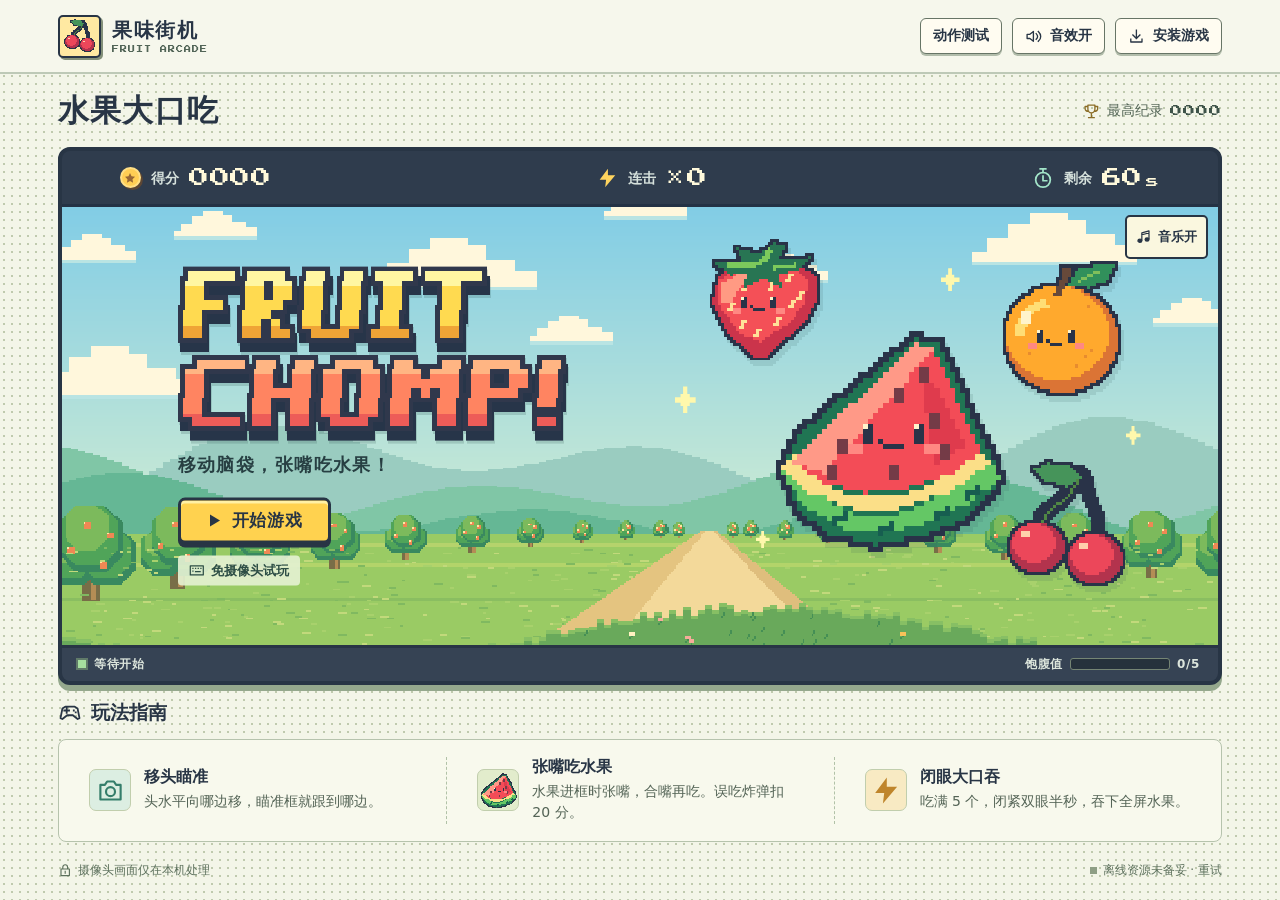
<file: index.html>
<!doctype html>
<html lang="zh-CN">
<head>
  <meta charset="utf-8"><meta name="viewport" content="width=device-width,initial-scale=1,viewport-fit=cover">
  <meta name="apple-mobile-web-app-title" content="水果大口吃"><meta name="mobile-web-app-capable" content="yes">
  <meta name="theme-color" content="#ecf2df"><meta name="description" content="张开嘴巴，吃掉迎面飞来的像素水果。可离线玩的摄像头体感街机。">
  <title>水果大口吃 · Fruit Chomp!</title>
  <link rel="manifest" href="./manifest.webmanifest"><link rel="icon" href="./assets/icon-192.png"><link rel="apple-touch-icon" href="./assets/icon-180.png">
  <link rel="stylesheet" href="./model-gate.css"><link rel="stylesheet" href="./game.css"><script type="module" src="./game.js"></script>
</head>
<body>
<svg class="defs" xmlns="http://www.w3.org/2000/svg" aria-hidden="true"><defs>
  <symbol id="pad" viewBox="0 0 24 24"><path d="M7 6h10l3 2 2 10-2 1-5-4H9l-5 4-2-1L4 8zM6 10h5m-2.5-2.5v5M16 10h.01m2 2h.01"/></symbol>
  <symbol id="volume" viewBox="0 0 24 24"><path d="M3 9h4l5-4v14l-5-4H3zM16 8q4 4 0 8m3-11q7 7 0 14"/></symbol>
  <symbol id="mute" viewBox="0 0 24 24"><path d="M3 9h4l5-4v14l-5-4H3zM16 9l6 6m0-6-6 6"/></symbol>
  <symbol id="music-note" viewBox="0 0 24 24"><path d="M9 17V6l11-3v12M9 9l11-3"/><ellipse cx="6" cy="18" rx="3" ry="2.5" fill="currentColor"/><ellipse cx="17" cy="16" rx="3" ry="2.5" fill="currentColor"/></symbol>
  <symbol id="music-off" viewBox="0 0 24 24"><path d="M9 17v-4m0-6V6l11-3v10M12 8l8-2M3 3l18 18"/><ellipse cx="6" cy="18" rx="3" ry="2.5" fill="currentColor"/></symbol>
  <symbol id="download" viewBox="0 0 24 24"><path d="M12 3v12m-5-5 5 5 5-5M4 16v4h16v-4"/></symbol>
  <symbol id="camera" viewBox="0 0 24 24"><path d="M3 7h4l2-3h6l2 3h4v13H3z"/><circle cx="12" cy="13" r="4"/></symbol>
  <symbol id="play" viewBox="0 0 24 24"><path d="M6 3v18l15-9z" fill="currentColor" stroke="none"/></symbol>
  <symbol id="keys" viewBox="0 0 24 24"><path d="M2 5h20v14H2zM6 9h.1m4 0h.1m4 0h.1m4 0h.1M6 13h.1m4 1h7"/></symbol>
  <symbol id="trophy" viewBox="0 0 24 24"><path d="M7 3h10v6a5 5 0 0 1-10 0zM7 5H3v3q0 4 5 4m9-7h4v3q0 4-5 4m-4 3v5m-4 1h8"/></symbol>
  <symbol id="timer" viewBox="0 0 24 24"><circle cx="12" cy="14" r="8"/><path d="M9 2h6m-3 1v3m0 4v5h4"/></symbol>
  <symbol id="bolt" viewBox="0 0 24 24"><path d="M13 2 4 14h7l-1 8L21 9h-8z" fill="currentColor" stroke="none"/></symbol>
  <symbol id="star" viewBox="0 0 24 24"><path d="m12 2 3.1 6.4 7 .9-5.1 5 1.2 7-6.2-3.4-6.2 3.4 1.2-7-5-5 7-.9z" fill="currentColor" stroke="none"/></symbol>
  <symbol id="pause" viewBox="0 0 24 24"><path d="M7 4v16m10-16v16" stroke-width="5"/></symbol>
  <symbol id="lock" viewBox="0 0 24 24"><path d="M5 10h14v11H5zM8 10V7a4 4 0 0 1 8 0v3m-4 4v3"/></symbol>
  <symbol id="cross" viewBox="0 0 24 24"><path d="m5 5 14 14m0-14L5 19"/></symbol>
</defs></svg>
<header class="top"><div class="wrap header-inner">
  <div class="brand"><span class="brand-sprite"><img src="./assets/cherry.png" alt=""></span><div><b>果味街机</b><small>FRUIT ARCADE</small></div></div>
  <nav aria-label="游戏工具"><a class="tool motion-link" href="./motion-test.html">动作测试</a><button id="sound" class="tool" aria-label="关闭音效" aria-pressed="true"><svg><use href="#volume"/></svg><span>音效开</span></button>
  <button id="install" class="tool"><svg><use href="#download"/></svg><span>安装游戏</span></button></nav>
</div></header>
<main class="wrap">
  <div class="page-heading"><h1>水果大口吃</h1><div class="best"><svg><use href="#trophy"/></svg>最高纪录 <b id="best">0000</b></div></div>
  <section class="cabinet" aria-label="游戏机">
    <div class="hud">
      <div class="metric"><span class="coin"><svg><use href="#star"/></svg></span><span class="meter-label">得分</span><strong id="score">0000</strong></div>
      <div class="metric"><svg class="gold"><use href="#bolt"/></svg><span class="meter-label">连击</span><strong id="combo">×0</strong></div>
      <div class="metric"><svg class="mint"><use href="#timer"/></svg><span class="meter-label">剩余</span><strong id="time"><b id="seconds">60</b><span>s</span></strong></div>
    </div>
    <div class="stage" id="stage" data-view="home">
      <div class="cover-art" aria-hidden="true"><i class="glint g1"></i><i class="glint g2"></i><i class="glint g3"></i><i class="glint g4"></i>
        <img class="float fruit-berry" src="./assets/berry.png" alt=""><img class="float fruit-orange" src="./assets/orange.png" alt=""><img class="float fruit-cherry" src="./assets/cherry.png" alt=""><img class="float fruit-melon" src="./assets/melon.png" alt="">
      </div>
      <div class="opening">
        <img class="title-art" src="./assets/title.png" alt="Fruit Chomp!">
        <p>移动脑袋，张嘴吃水果！</p>
        <div id="model-gate" class="model-gate" data-state="loading">
          <span role="status">准备识别模型…</span><progress max="100" aria-label="识别模型加载进度"></progress>
          <button type="button" hidden>重新加载</button>
        </div>
        <button class="primary" id="start" disabled><svg><use href="#play"/></svg>开始游戏</button>
        <button class="practice" id="practice" disabled><svg><use href="#keys"/></svg>免摄像头试玩</button>
      </div>
      <canvas id="world" aria-label="水果和炸弹飞行区"></canvas>
      <video id="video" muted playsinline autoplay aria-label="本机摄像头预览"></video>
      <div id="hint" role="status" hidden></div>
      <button id="music" type="button" aria-label="背景音乐" aria-pressed="true" title="关闭背景音乐"><svg aria-hidden="true"><use href="#music-note"/></svg><span>音乐开</span></button>
      <button id="pause-button" aria-label="暂停游戏" hidden><svg><use href="#pause"/></svg></button>
      <button id="feast-button" class="primary" hidden>大口吞</button>
      <div class="overlay" id="overlay" hidden><div class="overlay-panel"><img id="panel-fruit" src="./assets/berry.png" alt="">
        <h2 id="panel-title"></h2><p id="panel-text"></p><div id="panel-actions"></div></div></div>
    </div>
    <div class="strip"><span class="signal"><i></i><span id="status">等待开始</span></span><label class="satiety" id="satiety"><span>饱腹值</span><meter id="fullness" min="0" max="5" value="0" aria-label="饱腹值"></meter><span id="fullness-count">0/5</span></label></div>
  </section>
  <section class="guide" aria-labelledby="guide-title"><h2 id="guide-title"><svg><use href="#pad"/></svg>玩法指南</h2><div class="steps">
    <div class="step"><div class="step-picture cam-pic"><svg><use href="#camera"/></svg></div><div><h3>移头瞄准</h3><p>头水平向哪边移，瞄准框就跟到哪边。</p></div></div>
    <div class="step"><div class="step-picture"><img src="./assets/melon.png" alt=""></div><div><h3>张嘴吃水果</h3><p>水果进框时张嘴，合嘴再吃。误吃炸弹扣 20 分。</p></div></div>
    <div class="step"><div class="step-picture bolt-pic"><svg><use href="#bolt"/></svg></div><div><h3>闭眼大口吞</h3><p>吃满 5 个，闭紧双眼半秒，吞下全屏水果。</p></div></div>
  </div></section>
  <footer><button id="show-guide" type="button" aria-haspopup="dialog"><svg><use href="#pad"/></svg>玩法指南</button><span><svg><use href="#lock"/></svg>摄像头画面仅在本机处理</span><button id="offline">正在准备离线资源…</button></footer>
</main>
<dialog id="guide-dialog" aria-labelledby="guide-dialog-title">
  <form method="dialog"><button class="close" aria-label="关闭玩法指南"><svg><use href="#cross"/></svg></button></form>
  <h2 id="guide-dialog-title">玩法指南</h2><div id="guide-content"></div><small class="guide-privacy">摄像头画面仅在本机处理</small>
</dialog>
<dialog id="install-dialog" aria-labelledby="install-title"><form method="dialog"><button class="close" aria-label="关闭"><svg><use href="#cross"/></svg></button></form><h2 id="install-title">安装到设备</h2><ol class="install-steps"><li id="install-guide"></li><li>首次从新图标联网打开，等到「离线已就绪」即可断网游玩和测试动作。</li></ol><p id="cache-detail" role="status"></p><button id="install-action" class="primary" hidden>安装应用</button></dialog>
</body></html>
</file>
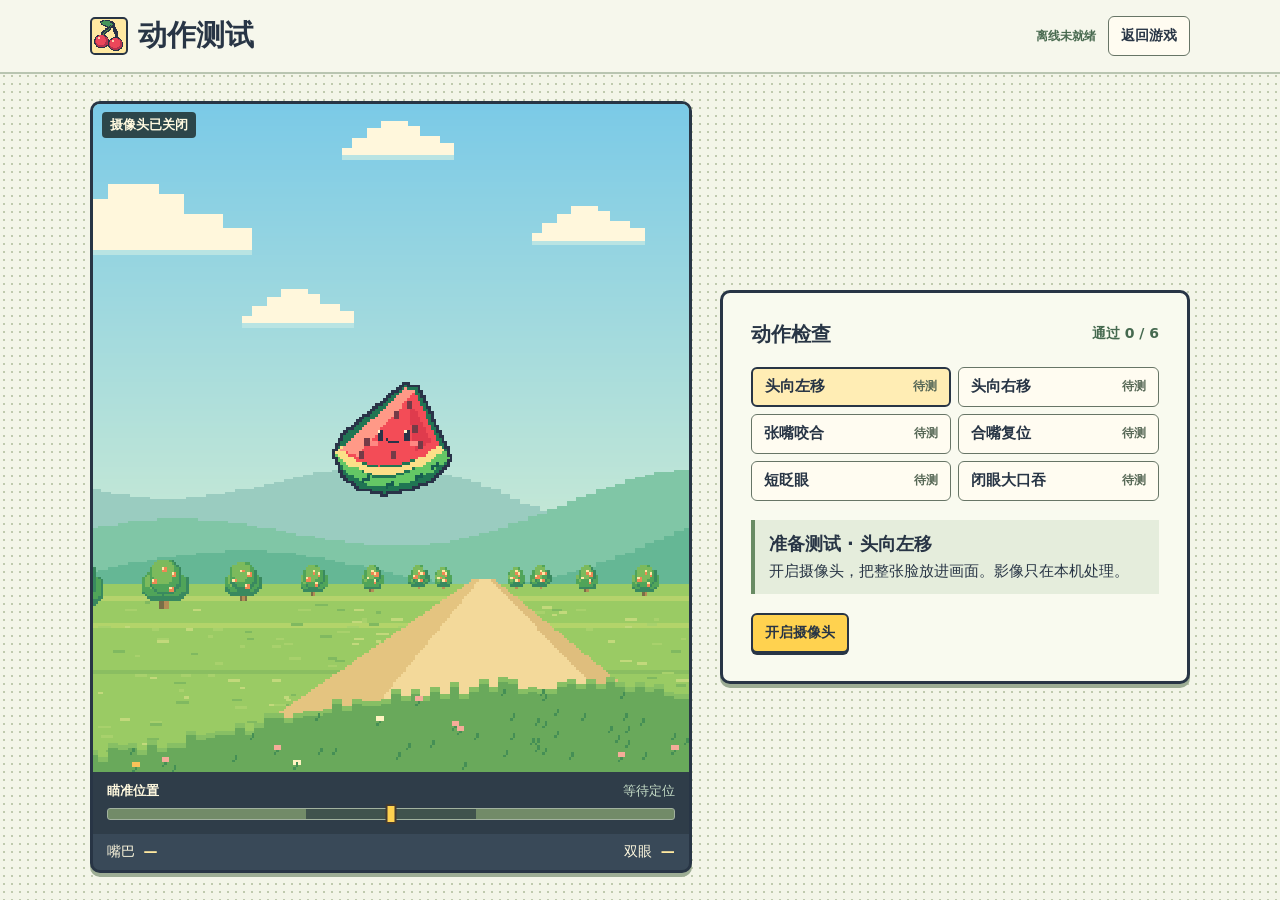
<file: motion-test.html>
<!doctype html>
<html lang="zh-CN">
<head>
  <meta charset="utf-8"><meta name="viewport" content="width=device-width,initial-scale=1,viewport-fit=cover">
  <meta name="theme-color" content="#ecf2df"><meta name="description" content="在你的摄像头上逐项检查水果大口吃的移头瞄准、张嘴咬合与闭眼大口吞。">
  <title>动作测试 · 水果大口吃</title><link rel="icon" href="./assets/icon-192.png"><link rel="manifest" href="./manifest.webmanifest">
  <link rel="stylesheet" href="./model-gate.css"><link rel="stylesheet" href="./motion-test.css"><script type="module" src="./motion-test.js"></script>
</head>
<body>
  <header><div class="shell top"><div class="identity"><img src="./assets/cherry.png" alt=""><h1>动作测试</h1></div><nav><a class="cache-link" id="cache-link" href="./#install">准备离线…</a><a href="./">返回游戏</a></nav></div></header>
  <main class="shell">
    <section class="monitor" aria-label="实时识别">
      <div class="screen" id="screen">
        <video id="preview" autoplay muted playsinline aria-label="镜像摄像头预览"></video>
        <div class="standby"><img src="./assets/melon.png" alt=""></div>
        <button id="recenter" hidden>重新居中</button><span id="last-event" hidden></span>
        <span class="tracking" id="tracking" role="status">摄像头已关闭</span>
      </div>
      <div class="aim-panel"><div class="aim-label"><b>瞄准位置</b><span id="position">等待定位</span></div>
        <div class="rail" role="img" aria-label="瞄准框的实时水平位置"><i class="center-line"></i><i id="cursor"></i></div>
      </div>
      <div class="readings"><span>嘴巴 <b id="mouth">—</b></span><span>双眼 <b id="eyes">—</b></span></div>
    </section>
    <section class="checks" aria-labelledby="check-title">
      <div class="section-head"><h2 id="check-title">动作检查</h2><span id="progress">通过 0 / 6</span></div>
      <div class="choices" id="choices" role="group" aria-label="选择或重测动作"></div>
      <select id="compact-choice" aria-label="选择要测试的动作"></select>
      <div class="prompt" aria-live="polite" aria-atomic="true"><h3 id="instruction-title">准备测试</h3><p id="instruction">开启摄像头，把整张脸放进画面。影像只在本机处理。</p></div>
      <div class="actions">
        <div id="model-gate" class="model-gate" data-state="loading">
          <span role="status">准备识别模型…</span><progress max="100" aria-label="识别模型加载进度"></progress>
          <button type="button" hidden>重新加载</button>
        </div>
        <button id="camera" class="primary" disabled>开启摄像头</button>
        <button id="next" class="primary" hidden>下一项</button>
        <button id="retry" hidden>重测本项</button>
      </div>
    </section>
  </main>
</body>
</html>
</file>
<file: model-gate.css>
.model-gate{
  box-sizing:border-box;display:grid;grid-template-columns:minmax(0,1fr) auto;align-items:center;gap:5px 8px;
  width:min(270px,76vw);padding:8px 11px;border:2px solid #314639;border-radius:6px;
  background:#f6f8e9;color:#293c37;font-size:14px;font-weight:700;line-height:1.35;
}
.model-gate[hidden],.model-gate [hidden]{display:none!important}
.model-gate [role=status]{grid-area:1/1/2/-1}
.model-gate progress{grid-area:2/1/3/-1;width:100%;height:8px;accent-color:#477c55}
.model-gate[data-state=error]{color:#813729;border-color:#a45842;background:#fff2e4}
.model-gate[data-state=error] [role=status]{grid-column:1}
.model-gate button{grid-area:1/2;border:1px solid currentColor;border-radius:4px;padding:4px 9px;min-height:34px;background:#fff9e5;color:inherit;font:inherit;cursor:pointer}
#model-gate:not([hidden])~#start,#model-gate:not([hidden])~#practice,#model-gate:not([hidden])~#camera{display:none}
.opening .model-gate{grid-column:1/-1}
.actions .model-gate{width:100%}
@media(pointer:coarse){.model-gate button{min-height:44px}}
@media(max-height:400px){.model-gate{padding:4px 7px;font-size:13px;gap:2px 6px}}
</file>
<file: game.css>
@font-face{font-family:Arcade;src:url("./assets/press-start.ttf") format("truetype");font-display:swap}
:root{color-scheme:light;--ink:#283545;--paper:#f3f5e8;--mint:#dce9d2;--rim:#354254;--accent:#ffd24f;--pixel:Arcade,monospace;font-family:"PingFang SC","Microsoft YaHei",system-ui,sans-serif;color:var(--ink);background:var(--paper)}
*{box-sizing:border-box}
html{overscroll-behavior:none}
body{margin:0;height:100vh;height:100dvh;display:grid;grid-template-rows:auto minmax(0,1fr);background-image:radial-gradient(#bdc8ac 0.7px,transparent 0.9px);background-size:8px 8px}
button{font:inherit;color:inherit;cursor:pointer;touch-action:manipulation}
button:focus-visible{outline:3px solid #a33a37;outline-offset:3px}
button:disabled{cursor:progress}
button:active:not(:disabled){translate:0 2px}
button,dialog{border-color:var(--ink)}
svg{width:1.2em;height:1.2em;fill:none;stroke:currentColor;stroke-width:1.9;stroke-linecap:square;stroke-linejoin:round;flex:none}
.defs{position:absolute;width:0;height:0;overflow:hidden}
[hidden]{display:none!important}
.wrap{max-width:1164px;width:calc(100% - clamp(32px,9vw,140px));margin-inline:auto}
main.wrap{display:grid;min-height:0;grid-template-rows:auto minmax(0,1fr) auto auto;row-gap:clamp(8px,1.65vh,20px);padding-block:clamp(8px,1.8vh,22px)}
.top{background:#f6f7ec;border-bottom:2px solid #bec9b7}
.header-inner{min-height:clamp(48px,8vh,77px);display:flex;align-items:center;justify-content:space-between}
.brand,.brand-sprite,nav,.tool,.best,.metric,.primary,.practice,.strip,.signal,.stage-name,.guide h2,.step,footer span,footer button{display:flex;align-items:center}
.brand{gap:11px}
.brand-sprite{width:43px;height:43px;justify-content:center;background:#ffe9a2;border:2px solid var(--ink);box-shadow:2px 2px 0 #839079;border-radius:5px}
.brand-sprite img{width:36px}
img,.stage{image-rendering:pixelated}
.brand b{display:block;font-size:20px;letter-spacing:.08em;font-weight:900;line-height:1.14}
.brand small{display:block;font:7px var(--pixel);letter-spacing:1px;margin-top:5px;color:#526557}
nav{gap:10px}
.tool,.close{background:#fffcf1;border:1.5px solid #677566;box-shadow:0 2px 0 #b2bdab;border-radius:6px;font-size:14px;font-weight:700;gap:8px;padding:8px 12px;min-height:36px}
.tool:hover,.close:hover{background:#e5ecd8}
.page-heading{display:flex;align-items:center;justify-content:space-between;gap:14px}
h1,h2,h3,p{margin:0}h1{font-size:clamp(23px,2.4vw,34px);letter-spacing:.04em;font-weight:950}
.best{font-size:14px;gap:7px;color:#536556}.best svg{color:#8b6d27}.best b{font:12px var(--pixel);color:#3e5349;letter-spacing:1px}
.cabinet{min-height:0;display:grid;grid-template-rows:auto minmax(0,1fr) auto;border:4px solid var(--ink);border-radius:12px;overflow:hidden;background:var(--ink);box-shadow:0 6px 0 #95a88d}
.hud{display:flex;color:#fff9db;background:#2f3c4d;padding:13px 5%;border-bottom:3px solid #243245;min-height:56px;align-items:center;justify-content:space-between}
.metric{gap:10px;line-height:1}
.metric>svg{width:22px;height:22px}
.coin{display:inline-grid;width:21px;height:21px;place-items:center;border-radius:50%;background:#ffce54;color:#976735;border:2px solid #ffdf86;box-shadow:2px 2px #5c4634}.coin svg{width:12px;height:12px}
.gold{color:#ffd45e}.mint{color:#a3e5c9}
.meter-label{font-size:14px;font-weight:650;color:#d6e1dc}
.metric strong{font:clamp(14px,1.6vw,20px) var(--pixel);letter-spacing:.04em}.metric strong span{font-size:.65em;margin-left:.24em}
.stage{isolation:isolate;position:relative;width:100%;min-height:0;container-type:size;overflow:hidden;background:#9edce1 url("./assets/orchard.png") center center/cover no-repeat}
.opening{position:absolute;z-index:2;left:10%;top:50%;transform:translateY(-50%);display:flex;align-items:flex-start;flex-direction:column}
.title-art{object-fit:contain;object-position:left center;max-height:40cqh;width:clamp(234px,30.5vw,396px);max-width:100%;filter:drop-shadow(1px 3px 0 #2b514b30)}
.opening p{margin:12px 0 21px;font-size:clamp(16px,1.4vw,20px);font-weight:800;color:#273f42;letter-spacing:.08em}
.primary{justify-content:center;gap:10px;background:var(--accent);border:3px solid var(--ink);min-height:46px;padding:8px 25px;box-shadow:0 4px 0 var(--ink),inset 0 3px 0 #fff1a4;border-radius:7px;font-weight:900;font-size:17px;letter-spacing:.05em}
.primary:hover{background:#ffe172}.primary svg{width:16px;height:16px}
.practice{gap:7px;justify-content:center;border:0;background:#e5f2d2e8;border-radius:4px;margin-top:12px;padding:6px 11px;font-size:13px;font-weight:750;color:#2d4e45}.practice:hover{background:#f5fadd}
.cover-art{position:absolute;inset:0;pointer-events:none}
.float{position:absolute;object-fit:contain;max-height:56cqh;filter:drop-shadow(3px 6px 0 #315d5922);animation:drift 4s ease-in-out infinite alternate}
.fruit-melon{left:60%;top:25%;width:23%;--turn:-10deg;z-index:2}
.fruit-berry{left:55%;top:6%;width:12%;--turn:-16deg;animation-delay:-2.4s}
.fruit-orange{left:80%;top:11%;width:13%;--turn:13deg;animation-delay:-1.2s}
.fruit-cherry{left:81%;top:57%;width:12%;--turn:9deg;animation-delay:-3s}
@keyframes drift{from{transform:translateY(0) rotate(var(--turn))}to{transform:translateY(-6px) rotate(var(--turn))}}
.glint{position:absolute;background:#fff8ac;clip-path:polygon(40% 0,60% 0,60% 28%,72% 28%,72% 40%,100% 40%,100% 60%,72% 60%,72% 72%,60% 72%,60% 100%,40% 100%,40% 72%,28% 72%,28% 60%,0 60%,0 40%,28% 40%,28% 28%,40% 28%);animation:twinkle 2.8s ease-in-out infinite alternate}
.g1{left:53%;top:41%;width:21px;height:27px}.g2{left:76%;top:14%;width:19px;height:23px}.g3{left:92%;top:50%;width:15px;height:19px}.g4{left:60%;top:74%;width:14px;height:17px}
@keyframes twinkle{to{opacity:.6}}
.strip{border-top:3px solid var(--ink);background:#364354;color:#dce5dc;padding:8px 16px;justify-content:space-between;font-size:12px;font-weight:650;letter-spacing:.05em;min-height:32px}
.signal,.stage-name{gap:8px}.signal>i{height:8px;width:8px;background:#a6df9f;box-shadow:0 0 0 2px #607a69}
.leaf{width:12px;height:9px;background:#9bc77e;border-radius:9px 0 8px 0;transform:rotate(-12deg)}
.guide{min-width:0}.guide h2{font-size:19px;gap:9px;font-weight:850}.guide h2 svg{width:24px}
.steps{display:grid;grid-template-columns:repeat(3,minmax(0,1fr));margin-top:13px;padding:17px 0;background:#f8f9ed;border:1.5px solid #b6c3ad;border-radius:8px}
.step{gap:13px;padding:0 clamp(9px,2.4vw,30px)}.step+.step{border-left:1px dashed #b1c2a7}
.step-picture{width:42px;height:42px;flex:none;background:#e2eccc;border:1px solid #c1cead;border-radius:7px;display:grid;place-items:center}
.step-picture img{width:39px}.cam-pic{background:#dceee2}.cam-pic svg{width:27px;height:27px;color:#357e6b}.bolt-pic{background:#f8eac3}.bolt-pic svg{width:31px;height:31px;color:#bf852b}
.step h3{font-size:16px;margin-bottom:3px}.step p{font-size:14px;color:#546456;line-height:1.55}
footer{display:flex;align-items:center;justify-content:space-between;gap:10px;color:#5c705c;font-size:12px}
footer span,footer button{gap:6px}footer button{border:0;background:transparent;padding:5px 0;font-size:12px;color:inherit}#offline:before{content:"";width:7px;height:7px;background:#8e9e85}#offline.ready:before{background:#4e8657}
#world{position:absolute;inset:0;width:100%;height:100%;touch-action:manipulation}
.stage[data-view=home] #world,.stage:not([data-view=home]) .opening,.stage:not([data-view=home]) .cover-art{display:none}
#video{position:absolute;width:clamp(70px,12%,132px);aspect-ratio:4/3;object-fit:cover;bottom:12px;left:12px;transform:scaleX(-1);border:2px solid #fbf3cf;border-radius:6px;box-shadow:0 0 0 2px var(--ink);pointer-events:none;visibility:hidden}
.stage.show-video #video{visibility:visible;max-height:16%;max-width:22%}
#hint{position:absolute;top:12px;left:50%;transform:translateX(-50%);padding:7px 12px;border-radius:5px;background:#273849e8;color:#fff4ce;font-weight:700;font-size:14px;white-space:nowrap;pointer-events:none}
#pause-button{position:absolute;top:12px;right:12px;display:grid;place-items:center;background:#faf7df;border:2px solid var(--ink);border-radius:4px;width:38px;height:38px}
.overlay{position:absolute;inset:0;z-index:4;display:grid;place-items:center;background:#34483e45;padding:10px}
.overlay-panel,dialog{background:#fff8dc;border:3px solid var(--ink);border-radius:10px;box-shadow:4px 5px 0 #293747}
.overlay-panel{text-align:center;padding:18px 24px;max-width:min(380px,95%)}.overlay-panel>img{width:52px;height:52px}.overlay-panel h2,dialog h2{font-size:24px;letter-spacing:.04em}.overlay-panel p,dialog p{font-size:15px;line-height:1.7;margin:9px 0 13px;white-space:pre-line}
#panel-actions{display:flex;flex-wrap:wrap;justify-content:center;align-items:center;gap:12px}#panel-actions .primary{font-size:15px;padding:6px 16px;min-height:39px}#panel-actions .practice{margin:4px 0 0}
.guide-privacy{display:none}
#show-guide{display:none;border:1px solid #9ba995;padding:5px 11px;border-radius:5px;background:#f8f9ed;color:var(--ink);font-weight:700}
dialog{max-width:min(390px,calc(100% - 24px - env(safe-area-inset-left) - env(safe-area-inset-right)));max-height:calc(100dvh - 16px - env(safe-area-inset-top) - env(safe-area-inset-bottom));padding:clamp(12px,3vh,26px);margin:auto;color:var(--ink)}dialog::backdrop{background:#24394266}
.close{float:right;display:grid;place-items:center;padding:4px;min-height:28px}.close svg{width:16px}
@media(max-width:820px){.step{gap:8px}.step-picture{width:34px;height:34px}.step-picture img{width:33px}.steps{padding:13px 0}.opening{left:7%}}
@media(max-width:620px){
.wrap{width:calc(100% - 28px)}.header-inner{min-height:62px}.brand-sprite{width:36px;height:36px}.brand-sprite img{width:31px}.brand b{font-size:17px}.brand small{font-size:6px}.brand{gap:8px}
nav{gap:7px}.tool{font-size:13px;gap:5px;padding:6px 8px}.best{font-size:12px;gap:5px}.best b{font-size:10px}
.cabinet{border-width:3px;border-radius:8px}.hud{padding:11px 9px;min-height:43px}.metric{gap:5px}.metric>svg,.coin{width:16px;height:16px}.meter-label{font-size:12px}.metric strong{font-size:12px}
.stage{background-position:55% center}
.opening{left:6%}.title-art{width:clamp(172px,51vw,250px)}.opening p{font-size:14px;margin:15px 0 16px;letter-spacing:.01em}
.primary{font-size:16px;min-height:42px;padding:7px 18px}.practice{font-size:12px;margin-top:11px}
.fruit-melon{left:60%;top:30%;width:39%}.fruit-berry{left:58%;top:8%;width:21%}.fruit-orange{left:83%;top:12%;width:16%}.fruit-cherry{left:76%;top:65%;width:22%}
.g1{left:50%;top:12%;width:12px;height:16px}.g2{left:90%;top:36%;width:10px;height:14px}.g3{left:60%;top:66%;width:12px;height:16px}.g4{display:none}
.strip{min-height:27px;padding:6px 10px;font-size:11px}.guide h2{font-size:17px}.steps{margin-top:9px;grid-template-columns:1fr;padding:0 13px}.step{padding:9px 0;gap:11px}.step+.step{border:0;border-top:1px dashed #c3cdb9}.step h3{font-size:14px;margin-bottom:1px}.step p{font-size:13px}footer{font-size:11px}footer button{font-size:11px}#hint{max-width:75%;white-space:normal;text-align:center}
}
@media(max-width:355px){#sound span{display:none}.step-picture{width:30px;height:30px}.best b{font-size:9px}.hud{padding-inline:5px}.metric{gap:3px}}
@media(prefers-reduced-motion:reduce){*,*:before,*:after{animation:none!important;scroll-behavior:auto!important;transition:none!important}}

#seconds{font-weight:inherit}
body{padding-bottom:env(safe-area-inset-bottom);padding-left:env(safe-area-inset-left);padding-right:env(safe-area-inset-right)}
.top{padding-top:env(safe-area-inset-top)}
@media(pointer:coarse),(max-width:620px){
  .tool,.practice,.close,#pause-button,#panel-actions button{min-height:44px;min-width:44px}
  header nav,.brand{flex-shrink:0}
  #show-guide,#offline{min-height:44px}
}
/* A dedicated play screen also fits desktop windows and tablets with a trackpad. */
.game-focus{grid-template-rows:minmax(0,1fr);padding:env(safe-area-inset-top) env(safe-area-inset-right) env(safe-area-inset-bottom) env(safe-area-inset-left);background:var(--ink)}
.game-focus .top,.game-focus .page-heading,.game-focus .guide,.game-focus footer{display:none}
.game-focus main{width:100%;max-width:none;grid-template-rows:minmax(0,1fr);padding:0}
.game-focus .cabinet{border:0;border-radius:0;box-shadow:none}
.game-focus .hud{min-height:44px;padding-inline:clamp(12px,4%,54px)}
.game-focus #video{width:clamp(96px,18vmin,160px)}
.game-focus #hint{max-width:calc(100% - 132px);text-align:center;white-space:normal}
.game-focus .strip{padding-inline:14px}
/* Keep the instructions available while reserving room for the start controls. */
@media (max-height:690px), (max-width:620px) and (max-height:820px){
  .guide{display:none}
  body:not(.game-focus) main.wrap{grid-template-rows:auto minmax(0,1fr) auto}
  #show-guide{display:inline-flex}
  footer{min-height:34px}
}
@media (max-height:480px){
  .header-inner{min-height:46px}
  main.wrap{padding-block:4px;row-gap:5px}
  .page-heading h1{font-size:20px}
  body:not(.game-focus) .cabinet{grid-template-rows:minmax(0,1fr)}
  body:not(.game-focus) .hud,body:not(.game-focus) .strip{display:none}
  .game-focus .hud{min-height:36px;padding-block:7px}
  .game-focus .strip{min-height:24px;padding-block:4px}
  dialog{max-width:min(600px,calc(100% - 32px - env(safe-area-inset-left) - env(safe-area-inset-right)));padding:12px 16px}
  dialog p{font-size:14px;line-height:1.4;margin:6px 0}
  dialog h2{font-size:20px}
}
@media (max-width:620px) and (max-height:820px){
  footer>span{display:none}
  .guide-privacy{display:block;margin-top:6px;font-size:12px}
}
@media (max-height:310px){
  body:not(.game-focus) main.wrap{grid-template-columns:minmax(0,1fr) auto;grid-template-rows:minmax(0,1fr) auto;column-gap:10px}
  .page-heading{grid-row:2;grid-column:1}
  .page-heading h1{position:absolute;width:1px;height:1px;overflow:hidden;clip-path:inset(50%)}
  .cabinet{grid-column:1/-1;grid-row:1}
  footer{grid-row:2;grid-column:2}
  footer>span{display:none}
  dialog{padding:7px 12px}
  dialog p{margin:4px 0}
}
#guide-dialog .steps{grid-template-columns:1fr;padding:0 12px;margin-top:10px}
#guide-dialog .step{padding:6px 0}
#guide-dialog .step+.step{border:0;border-top:1px dashed #b1c2a7}
#guide-dialog .step p{margin:0;line-height:1.4}
@media (min-width:400px) and (max-height:440px){
  #guide-dialog{width:min(600px,calc(100% - 32px - env(safe-area-inset-left) - env(safe-area-inset-right)))}
  #guide-dialog .steps{grid-template-columns:repeat(3,minmax(0,1fr));padding:10px 0}
  #guide-dialog .step{display:block;padding:0 10px}
  #guide-dialog .step+.step{border:0;border-left:1px dashed #b1c2a7}
  #guide-dialog .step-picture{display:none}
}
@media (max-width:399px) and (max-height:320px){
  #guide-dialog .step-picture{display:none}
  #guide-dialog .step{display:block;padding:3px 0}
  #guide-dialog .step h3,#guide-dialog .step p{display:inline}
  #guide-dialog .step h3{margin-right:6px}
}
@container (max-height:360px){
  .overlay-panel>img{display:none}
}
@container (max-height:260px){
  .opening{display:grid;grid-template-columns:max-content max-content;align-items:center;column-gap:10px;left:5%}
  .opening .title-art,.opening p{grid-column:1/-1}
  .opening .title-art{width:auto;height:min(29cqh,75px);max-width:100%}
  .opening p{margin:4px 0 8px;font-size:14px}
  .opening .primary,.opening .practice{min-height:44px;margin:0;padding:6px 10px}
  .overlay-panel{max-width:min(550px,98%);padding:8px 14px}
  .overlay-panel h2{font-size:19px}
  .overlay-panel p{margin:6px 0;font-size:14px;line-height:1.4}
}
@container (max-height:180px){
  .overlay{padding:4px}
  .overlay-panel{width:min(600px,100%);max-width:100%;padding:4px 8px;box-shadow:2px 2px 0 var(--ink)}
  .overlay-panel p{margin:4px 0}
  #panel-actions{gap:6px}
  #panel-actions .practice{margin:0}
}
@container (max-height:125px){
  .opening p{display:none}
  .opening .title-art{height:min(30cqh,40px);margin-bottom:6px}
}

.satiety{display:inline-flex;align-items:center;gap:7px;font-weight:700}
.satiety meter{width:clamp(52px,8vw,100px);height:12px;border:1px solid #758574;border-radius:3px;background:#26323c;appearance:none}
.satiety meter::-webkit-meter-bar{height:100%;background:#26323c;border:0;border-radius:2px}
.satiety meter::-webkit-meter-optimum-value{background:#a5d98b}
.satiety meter::-moz-meter-bar{background:#a5d98b}
.satiety.charged{color:#ffde78}
.satiety.charged meter::-webkit-meter-optimum-value{background:#ffcf4d}
.satiety.charged meter::-moz-meter-bar{background:#ffcf4d}
#fullness-count{min-width:3ch;font-variant-numeric:tabular-nums}
#feast-button{position:absolute;bottom:14px;right:14px;min-height:44px;font-size:15px;padding:7px 18px}

.motion-link{color:var(--ink);text-decoration:none}
.motion-link:focus-visible{outline:3px solid #a33a37;outline-offset:3px}
@media(max-width:400px){
  .header-inner .tool{padding-inline:7px}
  #sound span,#install span{position:absolute;width:1px;height:1px;overflow:hidden;clip-path:inset(50%)}
  #sound,#install{justify-content:center}
}

.install-steps{padding-left:1.4em;margin:10px 0;font-size:15px;line-height:1.5}
.install-steps li+li{margin-top:5px}
@media(max-height:440px){.install-steps{font-size:14px;line-height:1.3;margin:5px 0}.install-steps li+li{margin-top:3px}}

#music{position:absolute;top:12px;left:12px;display:none;align-items:center;justify-content:center;gap:6px;min-width:44px;min-height:44px;padding:5px 9px;border:2px solid var(--ink);border-radius:5px;background:#faf7df;color:var(--ink);font-weight:700;font-size:13px}
#music[aria-pressed=false]{background:#e1e7dd;color:#4d5c50}
.stage[data-view=home] #music,.stage[data-view=playing] #music,.stage[data-view=align] #music{display:flex}
.stage[data-view=home] #music{left:auto;right:10px;top:8px}
@media(max-width:620px){
  .stage:not([data-view=home]) #music span{display:none}
  #music{padding:5px}
}
</file>
<file: motion-test.css>
:root{color-scheme:light;--ink:#283545;--cream:#fff9df;--leaf:#397457;--yellow:#ffd24f;font-family:"PingFang SC","Microsoft YaHei",system-ui,sans-serif;color:var(--ink);background:#f3f5e8}
*{box-sizing:border-box}
html{overscroll-behavior:none}
body{margin:0;height:100vh;height:100dvh;display:grid;grid-template-rows:auto minmax(0,1fr);padding:env(safe-area-inset-top) env(safe-area-inset-right) env(safe-area-inset-bottom) env(safe-area-inset-left);background-image:radial-gradient(#bdc8ac .7px,transparent .9px);background-size:8px 8px}
[hidden]{display:none!important}h1,h2,h3,p{margin:0}button,a,select{font:inherit;color:inherit;touch-action:manipulation}
button,a,select{background:#fffcf1;border:1.5px solid #677566;border-radius:6px;font-weight:700}
a,button{padding:7px 12px;min-height:40px;cursor:pointer}a{text-decoration:none;display:inline-flex;align-items:center}
button:hover,a:hover{background:#e5ecd8}button:focus-visible,a:focus-visible,select:focus-visible{outline:3px solid #91402f;outline-offset:2px}
.shell{width:min(1100px,calc(100% - clamp(20px,6vw,84px)));margin-inline:auto}
header{border-bottom:2px solid #b9c5b1;background:#f6f7ec}
.top,.identity,.section-head,.aim-label,.readings,.actions{display:flex;align-items:center}
.top,.section-head,.aim-label,.readings{justify-content:space-between}
.top{min-height:clamp(46px,8vh,76px)}
.identity{gap:10px}.identity img{width:38px;background:#ffe9a2;border:2px solid var(--ink);border-radius:5px;image-rendering:pixelated}
h1{font-size:clamp(20px,3.2vw,29px)}.top a{font-size:14px}
main.shell{min-height:0;display:grid;grid-template-columns:minmax(0,1.28fr) minmax(0,1fr);gap:clamp(12px,2.5vw,28px);padding-block:clamp(10px,3vh,30px)}
.monitor,.checks{min-width:0;min-height:0;border:3px solid var(--ink);border-radius:10px;box-shadow:0 4px 0 #9dad94;overflow:hidden}
.monitor{display:grid;grid-template-rows:minmax(0,1fr) auto auto;background:#2f3d49;color:#fff9df;}
.screen{position:relative;min-height:0;isolation:isolate;background:#83c8c2}
.standby{position:absolute;inset:0;display:grid;place-items:center;background:#aadcc9 url("./assets/orchard.png") center/cover;image-rendering:pixelated}
.standby img{width:clamp(48px,15vmin,128px);image-rendering:pixelated}
.screen video{width:100%;height:100%;display:block;object-fit:contain;transform:scaleX(-1);background:#233139}
.screen.live .standby{display:none}
.tracking{position:absolute;left:9px;top:8px;border-radius:4px;background:#253a3be8;padding:4px 8px;font-size:13px;font-weight:650}
.aim-panel{padding:10px 14px 14px}.aim-label{font-size:13px;margin-bottom:8px}.aim-label span{color:#c7dec8}
.rail{height:12px;position:relative;border:1px solid #a2b29f;border-radius:3px;background:linear-gradient(to right,#728b68 35%,#40534d 35% 65%,#728b68 65%);}
.center-line{position:absolute;inset:0 50% 0 auto;border-right:1px solid #d3dfc9}
#cursor{position:absolute;top:50%;left:50%;width:11px;height:20px;border:2px solid #443a30;background:var(--yellow);border-radius:2px;transform:translate(-50%,-50%)}
.readings{padding:9px 14px;background:#394958;font-size:14px;gap:6px}.readings b{color:#ffe9a0;margin-left:4px}
.checks{align-self:center;max-height:100%;background:#f9faef;display:grid;grid-template-rows:auto auto auto auto;align-content:center;padding:clamp(14px,2.4vw,28px);gap:clamp(10px,2.1vh,20px)}
.section-head h2{font-size:20px}.section-head span{color:#45694f;font-size:14px;font-weight:750;white-space:nowrap}
.choices{display:grid;grid-template-columns:repeat(2,minmax(0,1fr));gap:7px}.choice{display:flex;justify-content:space-between;align-items:center;gap:4px;font-size:15px;text-align:start}.choice small{font-size:12px;color:#586957;font-weight:600}
.choice[aria-pressed=true]{border:2px solid var(--ink);background:#ffedb4}.choice[data-result=pass] small{color:#206544}.choice[data-result=fail] small{color:#a23932}
#compact-choice{display:none;min-width:0;width:100%;padding:5px 8px;font-size:14px}
.prompt{background:#e5eddc;border-left:4px solid #698b64;padding:12px 14px}.prompt h3{font-size:18px}.prompt p{font-size:15px;line-height:1.5;margin-top:4px}.prompt[data-result=fail]{background:#ffe5d9;border-color:#bd5f48}
.actions{gap:8px;flex-wrap:wrap}.actions button{font-size:14px}.primary{background:var(--yellow);border:2px solid var(--ink);box-shadow:0 2px 0 var(--ink)}.primary:hover{background:#ffdf7b}
@media(max-width:720px) and (orientation:portrait){
  main.shell{grid-template-columns:minmax(0,1fr);grid-template-rows:minmax(0,1fr) auto;gap:10px;padding-block:10px}
  .checks{align-self:stretch;padding:12px;gap:8px}
  .choices{grid-template-columns:repeat(3,minmax(0,1fr));gap:5px}.choice{justify-content:center;flex-direction:column;gap:0;padding:4px;font-size:14px}
  .prompt{padding:7px 10px}.prompt h3{font-size:16px}.prompt p{font-size:14px}
}
@media(max-height:590px){
  .checks{padding:10px;gap:7px}.choices{display:none}#compact-choice{display:block;min-height:36px}
  .section-head h2{font-size:16px}.prompt{padding:6px 9px}.prompt h3{font-size:15px}.prompt p{margin-top:2px;font-size:13px;line-height:1.35}
  .actions{gap:5px}.actions button{padding:5px 8px}.aim-panel{padding:5px 10px 10px}.aim-label{margin-bottom:4px}.readings{padding:5px 9px}
}
@media(orientation:landscape) and (max-height:440px){
  main.shell{grid-template-columns:minmax(0,.9fr) minmax(0,1.25fr);gap:7px;padding-block:5px}
  .top{min-height:36px}.identity img{width:27px}.top a{min-height:32px;padding:4px 10px}
  .checks{padding:6px 8px;gap:4px}.section-head h2{font-size:14px}.section-head span{font-size:12px}
  .actions button,#compact-choice{font-size:13px;min-height:32px}
  .aim-panel{padding:3px 8px 6px}.readings,.aim-label,.tracking{font-size:12px}
}
@media(max-width:390px){.shell{width:calc(100% - 16px)}.actions button{padding-inline:7px}}
@media(prefers-reduced-motion:reduce){*{scroll-behavior:auto}}

#recenter,#last-event{position:absolute;bottom:8px;font-size:12px;padding:5px 8px;border-radius:4px}
#recenter{right:8px;min-height:32px;background:#fff9ddec;border-color:#51634d}
#last-event{left:8px;background:#293947ed;color:#ffe5a4}
@media(max-height:440px){#recenter,#last-event{bottom:4px}#recenter{right:4px}#last-event{left:4px}}

.top nav{display:flex;align-items:center;gap:8px}.top .cache-link{border:0;background:transparent;font-size:12px;color:#496a50;padding-inline:4px}
@media(max-width:360px){.identity{gap:5px}.identity img{width:28px}.top nav{gap:4px}.top a{padding-inline:7px}}

@media (max-width:480px) and (max-height:490px) and (orientation:portrait){
  main.shell{padding-block:4px;gap:6px}
  .checks{grid-template-columns:minmax(0,1fr) auto;grid-template-rows:auto auto auto;padding:5px 8px;gap:4px}
  .section-head{grid-row:1;grid-column:2}.section-head h2{display:none}
  #compact-choice{grid-row:1;grid-column:1}
  .prompt,.actions{grid-column:1/-1}
  .aim-panel{padding:3px 8px 6px}.aim-label{margin:0 0 3px}.readings{padding:3px 8px}
  .tracking,#last-event{font-size:11px;padding:3px 5px}
}
</file>
